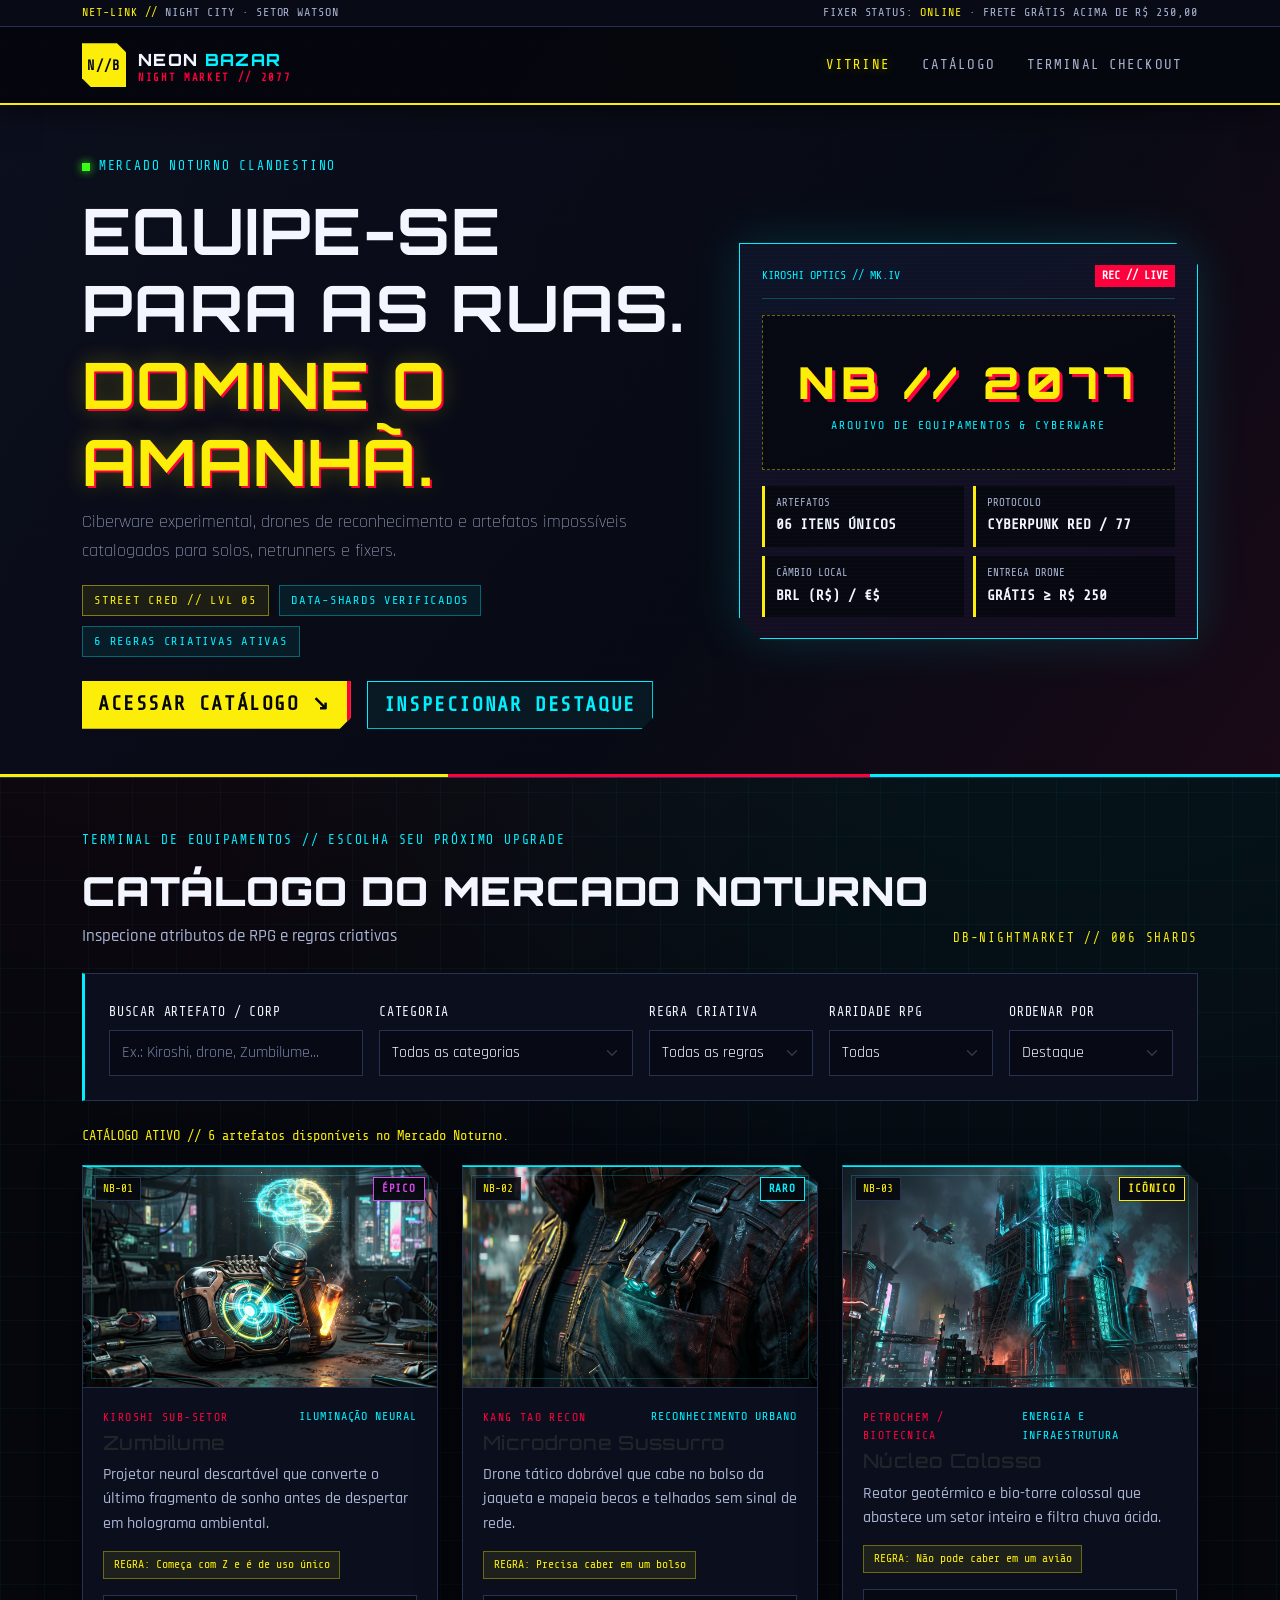
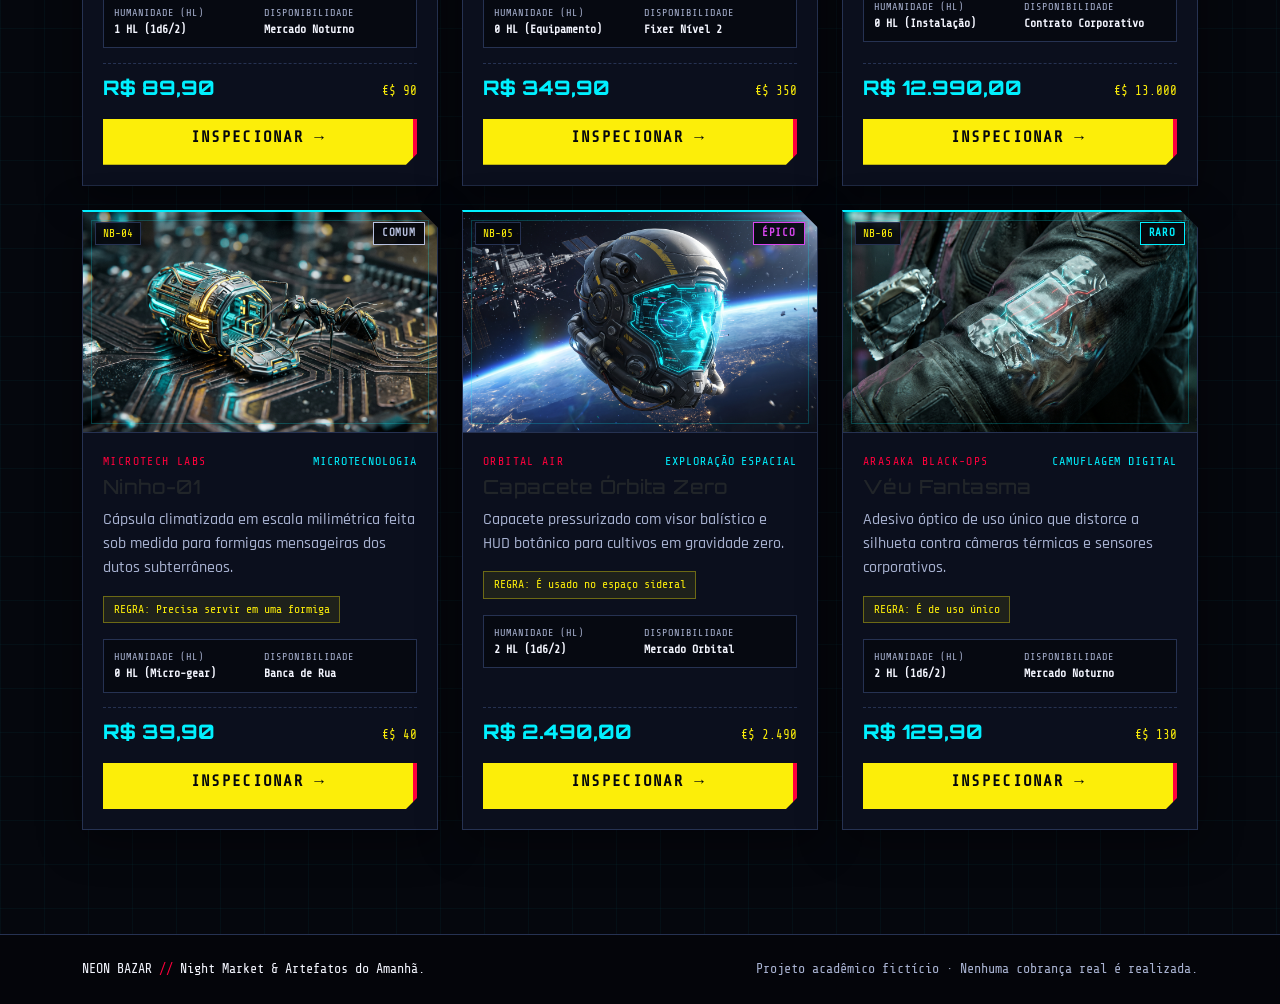
<file: loja-escola Neon/web/index.html>
<!doctype html>
<html lang="pt-BR">
  <head>
    <meta charset="utf-8" />
    <meta name="viewport" content="width=device-width, initial-scale=1" />
    <meta
      name="description"
      content="Explore artefatos futuristas, ciberware e invenções impossíveis no Neon Bazar, mercado clandestino inspirado em Cyberpunk 2077 e Cyberpunk RED."
    />
    <meta name="theme-color" content="#05070d" />
    <meta property="og:type" content="website" />
    <meta property="og:title" content="Neon Bazar // Night Market" />
    <meta
      property="og:description"
      content="Ciberware, drones e artefatos impossíveis para sobreviver às ruas do amanhã."
    />
    <title>Neon Bazar // Night Market</title>
    <link rel="icon" type="image/svg+xml" href="favicon.svg" />
    <link rel="preconnect" href="https://fonts.googleapis.com" />
    <link rel="preconnect" href="https://fonts.gstatic.com" crossorigin />
    <link
      href="https://fonts.googleapis.com/css2?family=Orbitron:wght@700;800;900&family=Rajdhani:wght@500;600;700&family=Share+Tech+Mono&display=swap"
      rel="stylesheet"
    />
    <link
      href="https://cdn.jsdelivr.net/npm/bootstrap@5.3.3/dist/css/bootstrap.min.css"
      rel="stylesheet"
    />
    <link rel="stylesheet" href="css/styles.css" />
    <script
      src="https://cdn.jsdelivr.net/npm/bootstrap@5.3.3/dist/js/bootstrap.bundle.min.js"
      defer
    ></script>
    <script src="js/products.js" defer></script>
    <script src="js/main.js" defer></script>
  </head>
  <body>
    <a class="skip-link" href="#conteudo">Pular para o conteúdo principal</a>

    <header class="site-header">
      <div class="hud-topbar py-1">
        <div class="container d-flex flex-wrap justify-content-between gap-2">
          <span
            ><span class="hud-topbar-tag">NET-LINK //</span> NIGHT CITY · SETOR
            WATSON</span
          >
          <span
            >FIXER STATUS: <span class="hud-topbar-tag">ONLINE</span> · FRETE
            GRÁTIS ACIMA DE R$ 250,00</span
          >
        </div>
      </div>
      <nav class="navbar navbar-expand-lg" aria-label="Navegação principal">
        <div class="container">
          <a
            class="navbar-brand brand-mark"
            href="index.html"
            aria-label="Neon Bazar — página inicial"
          >
            <span class="brand-symbol" aria-hidden="true">N//B</span>
            <span>
              NEON <span class="brand-highlight">BAZAR</span>
              <span class="brand-sub">NIGHT MARKET // 2077</span>
            </span>
          </a>
          <button
            class="navbar-toggler"
            type="button"
            data-bs-toggle="collapse"
            data-bs-target="#menuPrincipal"
            aria-controls="menuPrincipal"
            aria-expanded="false"
            aria-label="Abrir ou fechar menu"
          >
            <span class="navbar-toggler-icon"></span>
          </button>
          <div class="collapse navbar-collapse" id="menuPrincipal">
            <ul class="navbar-nav ms-auto align-items-lg-center">
              <li class="nav-item">
                <a class="nav-link active" aria-current="page" href="index.html"
                  >Vitrine</a
                >
              </li>
              <li class="nav-item">
                <a class="nav-link" href="#catalogo">Catálogo</a>
              </li>
              <li class="nav-item">
                <a class="nav-link" href="checkout.html">Terminal Checkout</a>
              </li>
            </ul>
          </div>
        </div>
      </nav>
    </header>

    <main id="conteudo">
      <section class="hero-section py-5" aria-labelledby="titulo-principal">
        <div class="container hero-grid">
          <div class="hero-copy">
            <p class="eyebrow">
              <span class="status-dot" aria-hidden="true"></span> Mercado
              Noturno Clandestino
            </p>
            <h1 id="titulo-principal" class="display-3 fw-bold">
              Equipe-se para as ruas.
              <span class="text-neon">Domine o amanhã.</span>
            </h1>
            <p class="lead">
              Ciberware experimental, drones de reconhecimento e artefatos
              impossíveis catalogados para solos, netrunners e fixers.
            </p>
            <div class="hero-rpg-strip" aria-label="Atributos do sistema">
              <span class="rpg-chip rpg-chip-yellow"
                >STREET CRED // LVL 05</span
              >
              <span class="rpg-chip">DATA-SHARDS VERIFICADOS</span>
              <span class="rpg-chip">6 REGRAS CRIATIVAS ATIVAS</span>
            </div>
            <div class="d-flex flex-wrap gap-3 mt-4">
              <a class="btn btn-neon btn-lg" href="#catalogo"
                >Acessar catálogo <span aria-hidden="true">↘</span></a
              >
              <a class="btn btn-outline-neon btn-lg" href="produto.html?id=1"
                >Inspecionar destaque</a
              >
            </div>
          </div>

          <div
            class="hero-hud-wrapper"
            aria-label="Painel tático Kiroshi do Mercado Noturno"
          >
            <div class="hero-hud-panel">
              <div class="hud-header-bar">
                <span>KIROSHI OPTICS // MK.IV</span>
                <span class="hud-badge-live">REC // LIVE</span>
              </div>
              <div class="hud-scanner-box">
                <div class="text-center px-3">
                  <div class="hud-scanner-code" aria-hidden="true">
                    NB // 2077
                  </div>
                  <div class="hud-scanner-sub">
                    ARQUIVO DE EQUIPAMENTOS &amp; CYBERWARE
                  </div>
                </div>
              </div>
              <div class="hud-telemetry-grid">
                <div class="hud-telemetry-cell">
                  <span>Artefatos</span>
                  <strong>06 ITENS ÚNICOS</strong>
                </div>
                <div class="hud-telemetry-cell">
                  <span>Protocolo</span>
                  <strong>CYBERPUNK RED / 77</strong>
                </div>
                <div class="hud-telemetry-cell">
                  <span>Câmbio Local</span>
                  <strong>BRL (R$) / €$</strong>
                </div>
                <div class="hud-telemetry-cell">
                  <span>Entrega Drone</span>
                  <strong>GRÁTIS &ge; R$ 250</strong>
                </div>
              </div>
            </div>
          </div>
        </div>
      </section>

      <section
        class="container py-5"
        id="catalogo"
        aria-labelledby="titulo-catalogo"
      >
        <div class="section-heading mb-4">
          <div>
            <p class="eyebrow">
              Terminal de equipamentos // Escolha seu próximo upgrade
            </p>
            <h2 id="titulo-catalogo" class="display-6">
              Catálogo do Mercado Noturno
            </h2>
            <p class="section-description mb-0">
              Inspecione atributos de RPG e regras criativas
            </p>
          </div>
          <p class="catalog-code mb-0" aria-hidden="true">
            DB-NIGHTMARKET // 006 SHARDS
          </p>
        </div>

        <div class="filter-panel p-3 p-lg-4 mb-4">
          <div class="row g-3 align-items-end">
            <div class="col-12 col-md-6 col-lg-3">
              <label for="filtroProduto" class="form-label"
                >Buscar artefato / corp</label
              >
              <input
                id="filtroProduto"
                class="form-control"
                type="search"
                placeholder="Ex.: Kiroshi, drone, Zumbilume..."
                autocomplete="off"
              />
            </div>
            <div class="col-12 col-md-6 col-lg-3">
              <label for="filtroCategoria" class="form-label">Categoria</label>
              <select id="filtroCategoria" class="form-select">
                <option value="">Todas as categorias</option>
              </select>
            </div>
            <div class="col-12 col-md-6 col-lg-2">
              <label for="filtroRegra" class="form-label">Regra criativa</label>
              <select id="filtroRegra" class="form-select">
                <option value="">Todas as regras</option>
              </select>
            </div>
            <div class="col-12 col-md-6 col-lg-2">
              <label for="filtroRaridade" class="form-label"
                >Raridade RPG</label
              >
              <select id="filtroRaridade" class="form-select">
                <option value="">Todas</option>
              </select>
            </div>
            <div class="col-12 col-lg-2">
              <label for="ordenacao" class="form-label">Ordenar por</label>
              <select id="ordenacao" class="form-select">
                <option value="destaque">Destaque</option>
                <option value="nome-asc">Nome: A–Z</option>
                <option value="preco-asc">Menor preço</option>
                <option value="preco-desc">Maior preço</option>
              </select>
            </div>
          </div>
        </div>

        <p
          id="mensagemFiltro"
          class="feedback-line"
          role="status"
          aria-live="polite"
        ></p>
        <div class="row g-4" id="listaProdutos" aria-busy="false"></div>
        <noscript
          ><p class="alert alert-warning mt-4">
            Ative o JavaScript para visualizar o catálogo e usar a simulação de
            compra.
          </p></noscript
        >
      </section>
    </main>

    <footer class="site-footer py-4">
      <div
        class="container d-flex flex-column flex-md-row justify-content-between gap-2"
      >
        <p class="mb-0">
          NEON BAZAR <span class="footer-separator">//</span> Night Market &amp;
          Artefatos do Amanhã.
        </p>
        <p class="mb-0 footer-muted">
          Projeto acadêmico fictício · Nenhuma cobrança real é realizada.
        </p>
      </div>
    </footer>
  </body>
</html>
</file>
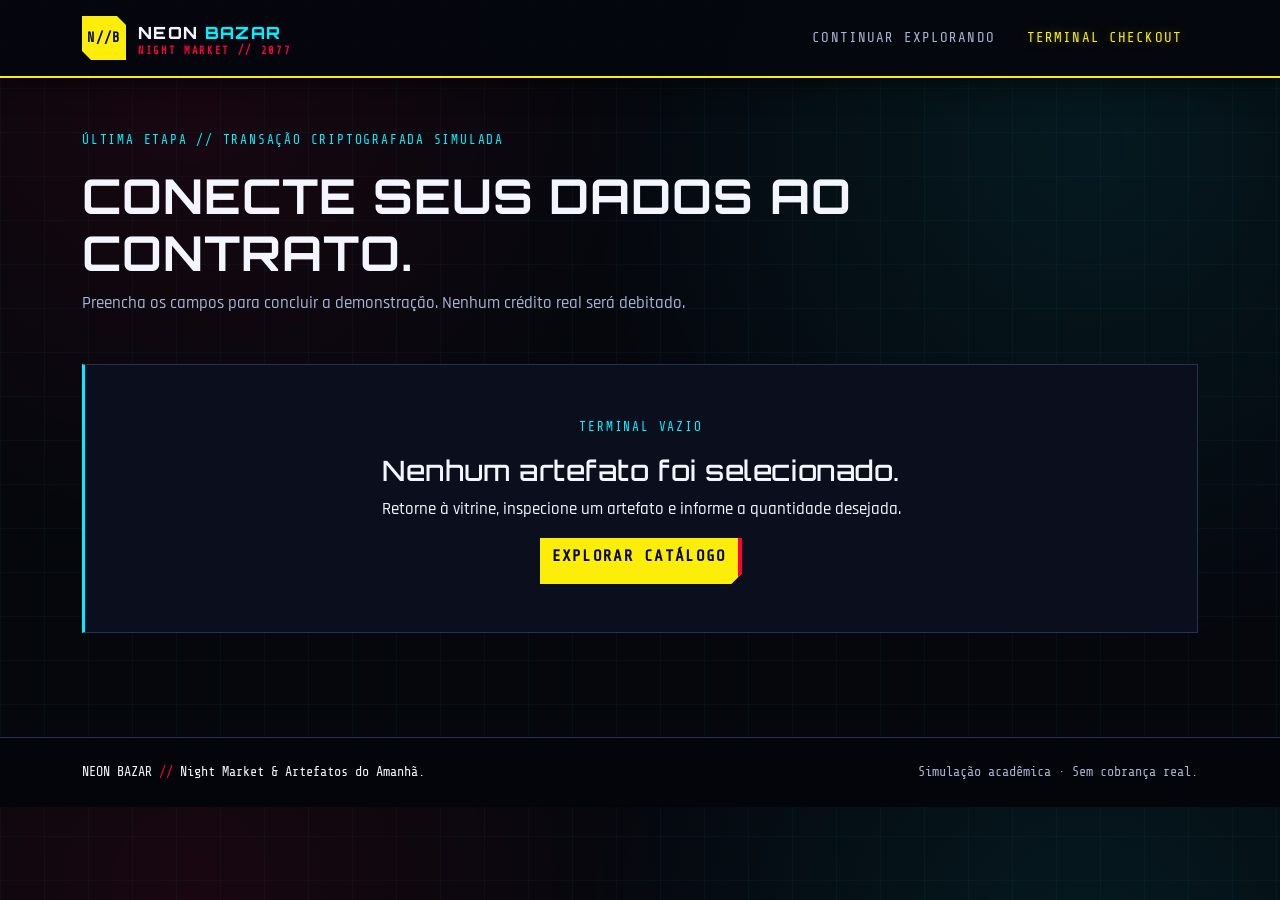
<file: loja-escola Neon/web/checkout.html>
<!doctype html>
<html lang="pt-BR">
  <head>
    <meta charset="utf-8" />
    <meta name="viewport" content="width=device-width, initial-scale=1" />
    <meta
      name="description"
      content="Revise seu artefato e preencha os dados para concluir uma compra demonstrativa no Neon Bazar."
    />
    <meta name="theme-color" content="#05070d" />
    <meta property="og:type" content="website" />
    <meta property="og:title" content="Terminal Checkout | Neon Bazar" />
    <meta
      property="og:description"
      content="Finalize sua simulação de compra no Mercado Noturno."
    />
    <title>Terminal Checkout | Neon Bazar</title>
    <link rel="icon" type="image/svg+xml" href="favicon.svg" />
    <link rel="preconnect" href="https://fonts.googleapis.com" />
    <link rel="preconnect" href="https://fonts.gstatic.com" crossorigin />
    <link
      href="https://fonts.googleapis.com/css2?family=Orbitron:wght@700;800;900&family=Rajdhani:wght@500;600;700&family=Share+Tech+Mono&display=swap"
      rel="stylesheet"
    />
    <link
      href="https://cdn.jsdelivr.net/npm/bootstrap@5.3.3/dist/css/bootstrap.min.css"
      rel="stylesheet"
    />
    <link rel="stylesheet" href="css/styles.css" />
    <script
      src="https://cdn.jsdelivr.net/npm/bootstrap@5.3.3/dist/js/bootstrap.bundle.min.js"
      defer
    ></script>
    <script src="js/products.js" defer></script>
    <script src="js/checkout.js" defer></script>
  </head>
  <body>
    <a class="skip-link" href="#conteudo">Pular para o conteúdo principal</a>

    <header class="site-header">
      <nav class="navbar navbar-expand-lg" aria-label="Navegação principal">
        <div class="container">
          <a
            class="navbar-brand brand-mark"
            href="index.html"
            aria-label="Neon Bazar — página inicial"
          >
            <span class="brand-symbol" aria-hidden="true">N//B</span>
            <span>
              NEON <span class="brand-highlight">BAZAR</span>
              <span class="brand-sub">NIGHT MARKET // 2077</span>
            </span>
          </a>
          <button
            class="navbar-toggler"
            type="button"
            data-bs-toggle="collapse"
            data-bs-target="#menuPrincipal"
            aria-controls="menuPrincipal"
            aria-expanded="false"
            aria-label="Abrir ou fechar menu"
          >
            <span class="navbar-toggler-icon"></span>
          </button>
          <div class="collapse navbar-collapse" id="menuPrincipal">
            <ul class="navbar-nav ms-auto">
              <li class="nav-item">
                <a class="nav-link" href="index.html">Continuar explorando</a>
              </li>
              <li class="nav-item">
                <a
                  class="nav-link active"
                  aria-current="page"
                  href="checkout.html"
                  >Terminal Checkout</a
                >
              </li>
            </ul>
          </div>
        </div>
      </nav>
    </header>

    <main id="conteudo" class="container py-5">
      <p class="eyebrow">Última etapa // Transação criptografada simulada</p>
      <h1 class="display-5 fw-bold mb-2" id="titulo-checkout">
        Conecte seus dados ao contrato.
      </h1>
      <p class="section-description mb-5">
        Preencha os campos para concluir a demonstração. Nenhum crédito real
        será debitado.
      </p>

      <section
        id="checkoutIndisponivel"
        class="empty-state text-center py-5"
        hidden
        aria-labelledby="titulo-checkout-indisponivel"
      >
        <p class="eyebrow">Terminal vazio</p>
        <h2 class="h3" id="titulo-checkout-indisponivel">
          Nenhum artefato foi selecionado.
        </h2>
        <p>
          Retorne à vitrine, inspecione um artefato e informe a quantidade
          desejada.
        </p>
        <a class="btn btn-neon" href="index.html">Explorar catálogo</a>
      </section>

      <div id="checkoutLayout" class="row g-4 g-lg-5 align-items-start">
        <section class="col-lg-7" aria-labelledby="titulo-dados">
          <h2 id="titulo-dados" class="h4 mb-4">
            Dados de entrega // Drop-Point
          </h2>
          <form id="checkoutForm" novalidate>
            <fieldset class="form-section mb-4">
              <legend>01 // Identificação do Runner</legend>
              <div class="row g-3">
                <div class="col-12">
                  <label for="nome" class="form-label"
                    >Nome completo ou codinome</label
                  >
                  <input
                    class="form-control"
                    id="nome"
                    name="nome"
                    type="text"
                    autocomplete="name"
                    required
                    aria-describedby="nomeErro"
                  />
                  <div class="invalid-feedback" id="nomeErro">
                    Informe seu nome completo.
                  </div>
                </div>
                <div class="col-md-6">
                  <label for="email" class="form-label"
                    >E-mail / Net-Mail</label
                  >
                  <input
                    class="form-control"
                    id="email"
                    name="email"
                    type="email"
                    autocomplete="email"
                    required
                    aria-describedby="emailErro"
                  />
                  <div class="invalid-feedback" id="emailErro">
                    Informe um e-mail válido.
                  </div>
                </div>
                <div class="col-md-6">
                  <label for="telefone" class="form-label"
                    >Holofone
                    <span class="optional-label">(opcional)</span></label
                  >
                  <input
                    class="form-control"
                    id="telefone"
                    name="telefone"
                    type="tel"
                    autocomplete="tel"
                    inputmode="tel"
                    placeholder="(11) 99999-9999"
                  />
                </div>
              </div>
            </fieldset>

            <fieldset class="form-section mb-4">
              <legend>02 // Coordenadas de entrega</legend>
              <p class="form-hint">
                Informe um CEP brasileiro para rastrear automaticamente o
                endereço via ViaCEP.
              </p>
              <div class="row g-3">
                <div class="col-md-5">
                  <label for="cep" class="form-label">CEP</label>
                  <div class="input-group has-validation">
                    <input
                      class="form-control"
                      id="cep"
                      name="cep"
                      type="text"
                      inputmode="numeric"
                      autocomplete="postal-code"
                      placeholder="00000-000"
                      maxlength="9"
                      required
                      aria-describedby="ajudaCep cepErro"
                    />
                    <button
                      class="btn btn-outline-neon"
                      id="buscarCep"
                      type="button"
                    >
                      Buscar CEP
                    </button>
                    <div class="invalid-feedback" id="cepErro">
                      Informe um CEP com oito números.
                    </div>
                  </div>
                  <div id="ajudaCep" class="form-text">Exemplo: 01001-000.</div>
                </div>
                <div class="col-md-7">
                  <label for="logradouro" class="form-label">Logradouro</label>
                  <input
                    class="form-control"
                    id="logradouro"
                    name="logradouro"
                    type="text"
                    autocomplete="address-line1"
                    required
                    aria-describedby="logradouroErro"
                  />
                  <div class="invalid-feedback" id="logradouroErro">
                    Informe o logradouro.
                  </div>
                </div>
                <div class="col-md-4">
                  <label for="numero" class="form-label">Número</label>
                  <input
                    class="form-control"
                    id="numero"
                    name="numero"
                    type="text"
                    required
                    aria-describedby="numeroErro"
                  />
                  <div class="invalid-feedback" id="numeroErro">
                    Informe o número.
                  </div>
                </div>
                <div class="col-md-8">
                  <label for="complemento" class="form-label"
                    >Complemento / Setor
                    <span class="optional-label">(opcional)</span></label
                  >
                  <input
                    class="form-control"
                    id="complemento"
                    name="complemento"
                    type="text"
                    autocomplete="address-line2"
                  />
                </div>
                <div class="col-md-5">
                  <label for="bairro" class="form-label"
                    >Bairro / Distrito</label
                  >
                  <input
                    class="form-control"
                    id="bairro"
                    name="bairro"
                    type="text"
                    autocomplete="address-level3"
                  />
                </div>
                <div class="col-md-5">
                  <label for="cidade" class="form-label">Cidade</label>
                  <input
                    class="form-control"
                    id="cidade"
                    name="cidade"
                    type="text"
                    autocomplete="address-level2"
                    required
                    aria-describedby="cidadeErro"
                  />
                  <div class="invalid-feedback" id="cidadeErro">
                    Informe a cidade.
                  </div>
                </div>
                <div class="col-md-2">
                  <label for="estado" class="form-label">UF</label>
                  <input
                    class="form-control text-uppercase"
                    id="estado"
                    name="estado"
                    type="text"
                    maxlength="2"
                    autocomplete="address-level1"
                    required
                    aria-describedby="estadoErro"
                  />
                  <div class="invalid-feedback" id="estadoErro">
                    Informe a UF.
                  </div>
                </div>
              </div>
              <div
                id="cepFeedback"
                class="feedback-line mt-3"
                role="status"
                aria-live="polite"
              ></div>
            </fieldset>

            <fieldset class="form-section mb-4">
              <legend>03 // Transferência de créditos (fictício)</legend>
              <label for="pagamento" class="form-label"
                >Método de transferência</label
              >
              <select
                class="form-select"
                id="pagamento"
                name="pagamento"
                required
                aria-describedby="pagamentoErro"
              >
                <option value="">Selecione uma opção...</option>
                <option value="pix">Pix Instantâneo (simulação)</option>
                <option value="credito">Credchip / Cartão (simulação)</option>
                <option value="boleto">Data-Boleto (simulação)</option>
              </select>
              <div class="invalid-feedback" id="pagamentoErro">
                Escolha uma forma de pagamento.
              </div>
            </fieldset>

            <div class="form-check mb-4">
              <input
                class="form-check-input"
                id="termos"
                name="termos"
                type="checkbox"
                required
                aria-describedby="termosErro"
              />
              <label class="form-check-label" for="termos"
                >Confirmo que os dados são usados apenas nesta simulação
                acadêmica.</label
              >
              <div class="invalid-feedback" id="termosErro">
                É necessário confirmar a simulação.
              </div>
            </div>

            <button
              class="btn btn-neon btn-lg w-100 w-md-auto"
              id="concluirCompra"
              type="submit"
            >
              Autorizar transferência <span aria-hidden="true">→</span>
            </button>
            <div
              id="checkoutFeedback"
              class="feedback-line mt-3"
              role="status"
              aria-live="polite"
            ></div>
          </form>
        </section>

        <aside class="col-lg-5" aria-labelledby="titulo-resumo">
          <div class="summary-box">
            <p class="eyebrow">Resumo do contrato</p>
            <h2 id="titulo-resumo" class="h4 mb-4">Manifesto de carga</h2>
            <div class="summary-product-row">
              <div
                class="summary-product-thumb"
                id="resumoThumb"
                aria-hidden="true"
              ></div>
              <div class="flex-grow-1">
                <p class="summary-product-name mb-2" id="resumoProduto">
                  Produto selecionado
                </p>
                <label class="form-label small mb-1" for="quantidadeCheckout"
                  >Quantidade</label
                >
                <input
                  class="form-control summary-quantity-input"
                  id="quantidadeCheckout"
                  name="quantidadeCheckout"
                  type="number"
                  min="1"
                  max="10"
                  value="1"
                  required
                  aria-describedby="quantidadeAjuda"
                />
                <div class="form-text" id="quantidadeAjuda">
                  De 1 a 10 unidades.
                </div>
              </div>
            </div>
            <hr />
            <div class="summary-line">
              <span>Subtotal</span><strong id="resumoSubtotal">R$ 0,00</strong>
            </div>
            <div class="summary-line">
              <span>Logística Drone</span
              ><strong id="resumoFrete">R$ 0,00</strong>
            </div>
            <hr />
            <div class="summary-line summary-total">
              <span>Total</span><strong id="resumoTotal">R$ 0,00</strong>
            </div>
            <p class="summary-note mb-0">
              Entrega grátis via drone a partir de R$ 250,00. Abaixo desse
              valor, a taxa demonstrativa é de R$ 14,90.
            </p>
          </div>
          <p class="small footer-muted mt-3 font-monospace">
            AMBIENTE FICTÍCIO // Não informe dados bancários reais.
          </p>
        </aside>
      </div>
    </main>

    <footer class="site-footer py-4">
      <div
        class="container d-flex flex-column flex-md-row justify-content-between gap-2"
      >
        <p class="mb-0">
          NEON BAZAR <span class="footer-separator">//</span> Night Market &amp;
          Artefatos do Amanhã.
        </p>
        <p class="mb-0 footer-muted">
          Simulação acadêmica · Sem cobrança real.
        </p>
      </div>
    </footer>
  </body>
</html>
</file>
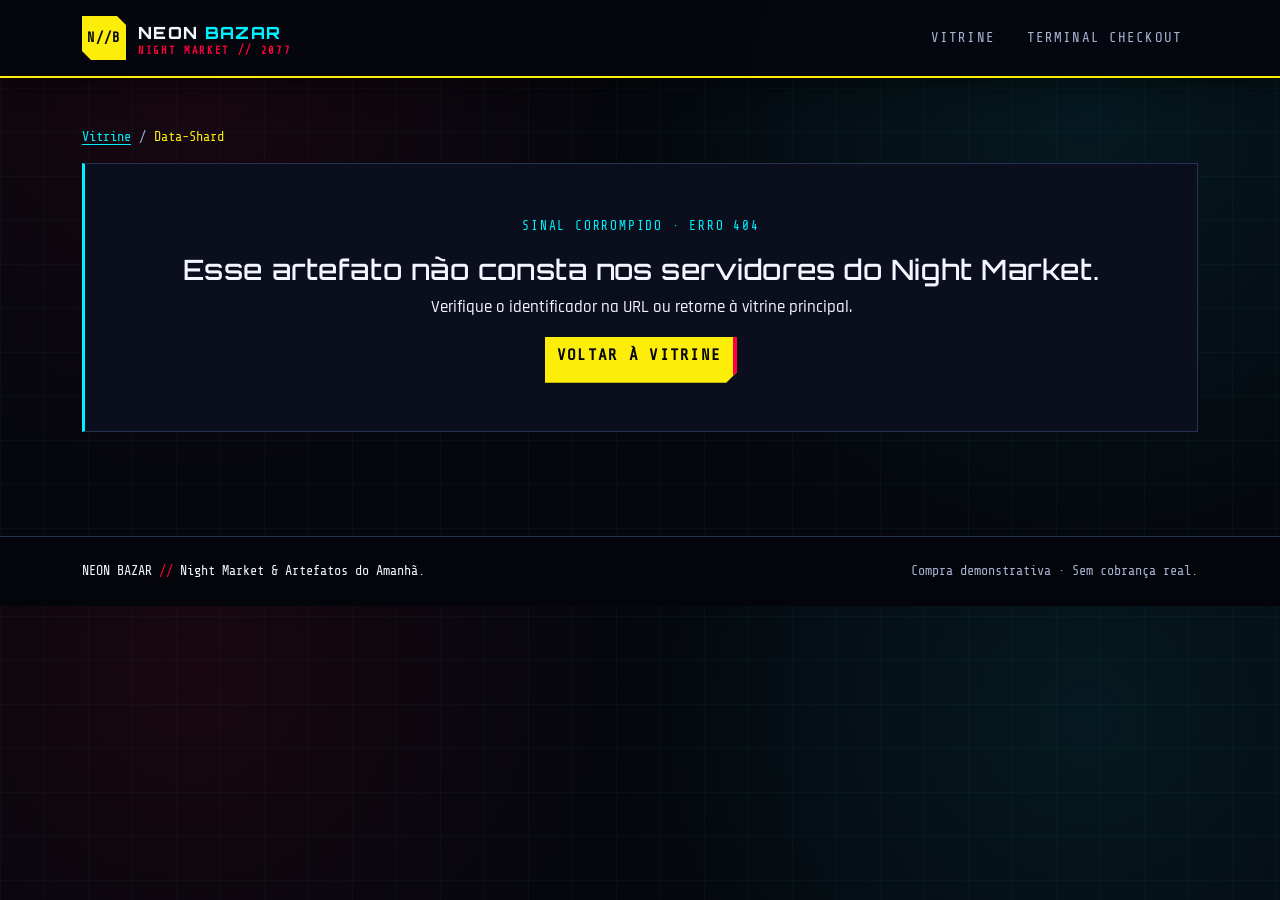
<file: loja-escola Neon/web/produto.html>
<!doctype html>
<html lang="pt-BR">
  <head>
    <meta charset="utf-8" />
    <meta name="viewport" content="width=device-width, initial-scale=1" />
    <meta
      name="description"
      content="Inspecione o Data-Shard técnico, atributos de RPG e detalhes de um artefato do Neon Bazar."
    />
    <meta name="theme-color" content="#05070d" />
    <meta property="og:type" content="product" />
    <meta property="og:title" content="Data-Shard do Artefato | Neon Bazar" />
    <meta
      property="og:description"
      content="Ficha técnica e atributos de RPG de mesa no Neon Bazar."
    />
    <title>Data-Shard do Artefato | Neon Bazar</title>
    <link rel="icon" type="image/svg+xml" href="favicon.svg" />
    <link rel="preconnect" href="https://fonts.googleapis.com" />
    <link rel="preconnect" href="https://fonts.gstatic.com" crossorigin />
    <link
      href="https://fonts.googleapis.com/css2?family=Orbitron:wght@700;800;900&family=Rajdhani:wght@500;600;700&family=Share+Tech+Mono&display=swap"
      rel="stylesheet"
    />
    <link
      href="https://cdn.jsdelivr.net/npm/bootstrap@5.3.3/dist/css/bootstrap.min.css"
      rel="stylesheet"
    />
    <link rel="stylesheet" href="css/styles.css" />
    <script
      src="https://cdn.jsdelivr.net/npm/bootstrap@5.3.3/dist/js/bootstrap.bundle.min.js"
      defer
    ></script>
    <script src="js/products.js" defer></script>
    <script src="js/product.js" defer></script>
  </head>
  <body>
    <a class="skip-link" href="#conteudo">Pular para o conteúdo principal</a>

    <header class="site-header">
      <nav class="navbar navbar-expand-lg" aria-label="Navegação principal">
        <div class="container">
          <a
            class="navbar-brand brand-mark"
            href="index.html"
            aria-label="Neon Bazar — página inicial"
          >
            <span class="brand-symbol" aria-hidden="true">N//B</span>
            <span>
              NEON <span class="brand-highlight">BAZAR</span>
              <span class="brand-sub">NIGHT MARKET // 2077</span>
            </span>
          </a>
          <button
            class="navbar-toggler"
            type="button"
            data-bs-toggle="collapse"
            data-bs-target="#menuPrincipal"
            aria-controls="menuPrincipal"
            aria-expanded="false"
            aria-label="Abrir ou fechar menu"
          >
            <span class="navbar-toggler-icon"></span>
          </button>
          <div class="collapse navbar-collapse" id="menuPrincipal">
            <ul class="navbar-nav ms-auto">
              <li class="nav-item">
                <a class="nav-link" href="index.html">Vitrine</a>
              </li>
              <li class="nav-item">
                <a class="nav-link" href="checkout.html">Terminal Checkout</a>
              </li>
            </ul>
          </div>
        </div>
      </nav>
    </header>

    <main id="conteudo" class="container py-5">
      <nav aria-label="Caminho de navegação">
        <ol class="breadcrumb custom-breadcrumb">
          <li class="breadcrumb-item"><a href="index.html">Vitrine</a></li>
          <li
            class="breadcrumb-item active"
            aria-current="page"
            id="breadcrumbProduto"
          >
            Data-Shard
          </li>
        </ol>
      </nav>

      <section
        id="produtoConteudo"
        class="row g-4 g-lg-5 align-items-start"
        aria-labelledby="nomeProduto"
      >
        <div class="col-lg-6">
          <div id="ilustracaoProduto" class="product-detail-media"></div>
        </div>

        <div class="col-lg-6">
          <p class="eyebrow mb-2" id="categoriaProduto">
            Fabricante // Categoria
          </p>
          <div class="mb-3">
            <span class="rule-tag" id="regraProduto">Regra criativa</span>
          </div>
          <h1 id="nomeProduto" class="display-5 fw-bold">
            Carregando Data-Shard...
          </h1>
          <p id="descricaoProduto" class="lead"></p>

          <div class="d-flex flex-wrap align-items-baseline gap-3">
            <p id="precoProduto" class="price price-large mb-1"></p>
            <span id="eddiesProduto" class="eddies-tag"></span>
          </div>

          <p
            id="descricaoDetalhada"
            class="product-long-description mt-2 mb-4"
          ></p>

          <div
            class="rpg-detail-grid mb-4"
            aria-label="Atributos de RPG de mesa"
          >
            <div class="rpg-detail-box">
              <span>Raridade</span>
              <strong id="rpgRaridade">—</strong>
            </div>
            <div class="rpg-detail-box">
              <span>Custo de Humanidade</span>
              <strong id="rpgHumanidade">—</strong>
            </div>
            <div class="rpg-detail-box">
              <span>Disponibilidade</span>
              <strong id="rpgDisponibilidade">—</strong>
            </div>
            <div class="rpg-detail-box">
              <span>Corporação / Origem</span>
              <strong id="rpgFabricante">—</strong>
            </div>
          </div>

          <section
            class="spec-panel mb-4"
            aria-labelledby="titulo-especificacoes"
          >
            <h2 id="titulo-especificacoes" class="h5 mb-3">
              Ficha técnica // Telemetria
            </h2>
            <dl id="listaEspecificacoes" class="spec-list mb-0"></dl>
          </section>

          <form id="formProduto" class="purchase-form">
            <div class="mb-3">
              <label for="quantidade" class="form-label"
                >Quantidade de unidades</label
              >
              <input
                class="form-control quantity-field"
                id="quantidade"
                name="quantidade"
                type="number"
                min="1"
                max="10"
                value="1"
                required
              />
              <div class="form-text">
                Limite de 10 unidades por contrato nesta simulação.
              </div>
            </div>
            <div class="d-flex flex-wrap gap-3">
              <button class="btn btn-neon btn-lg" type="submit">
                Transferir ao terminal <span aria-hidden="true">→</span>
              </button>
              <a class="btn btn-outline-neon btn-lg" href="index.html"
                >Voltar ao catálogo</a
              >
            </div>
          </form>
          <div
            id="produtoFeedback"
            class="feedback-line mt-3"
            role="status"
            aria-live="polite"
          ></div>
        </div>
      </section>

      <section
        id="produtoInexistente"
        class="empty-state text-center py-5"
        aria-labelledby="titulo-inexistente"
        hidden
      >
        <p class="eyebrow">Sinal corrompido · Erro 404</p>
        <h2 id="titulo-inexistente" class="h3">
          Esse artefato não consta nos servidores do Night Market.
        </h2>
        <p>Verifique o identificador na URL ou retorne à vitrine principal.</p>
        <a class="btn btn-neon" href="index.html">Voltar à vitrine</a>
      </section>
    </main>

    <footer class="site-footer py-4">
      <div
        class="container d-flex flex-column flex-md-row justify-content-between gap-2"
      >
        <p class="mb-0">
          NEON BAZAR <span class="footer-separator">//</span> Night Market &amp;
          Artefatos do Amanhã.
        </p>
        <p class="mb-0 footer-muted">
          Compra demonstrativa · Sem cobrança real.
        </p>
      </div>
    </footer>
  </body>
</html>
</file>
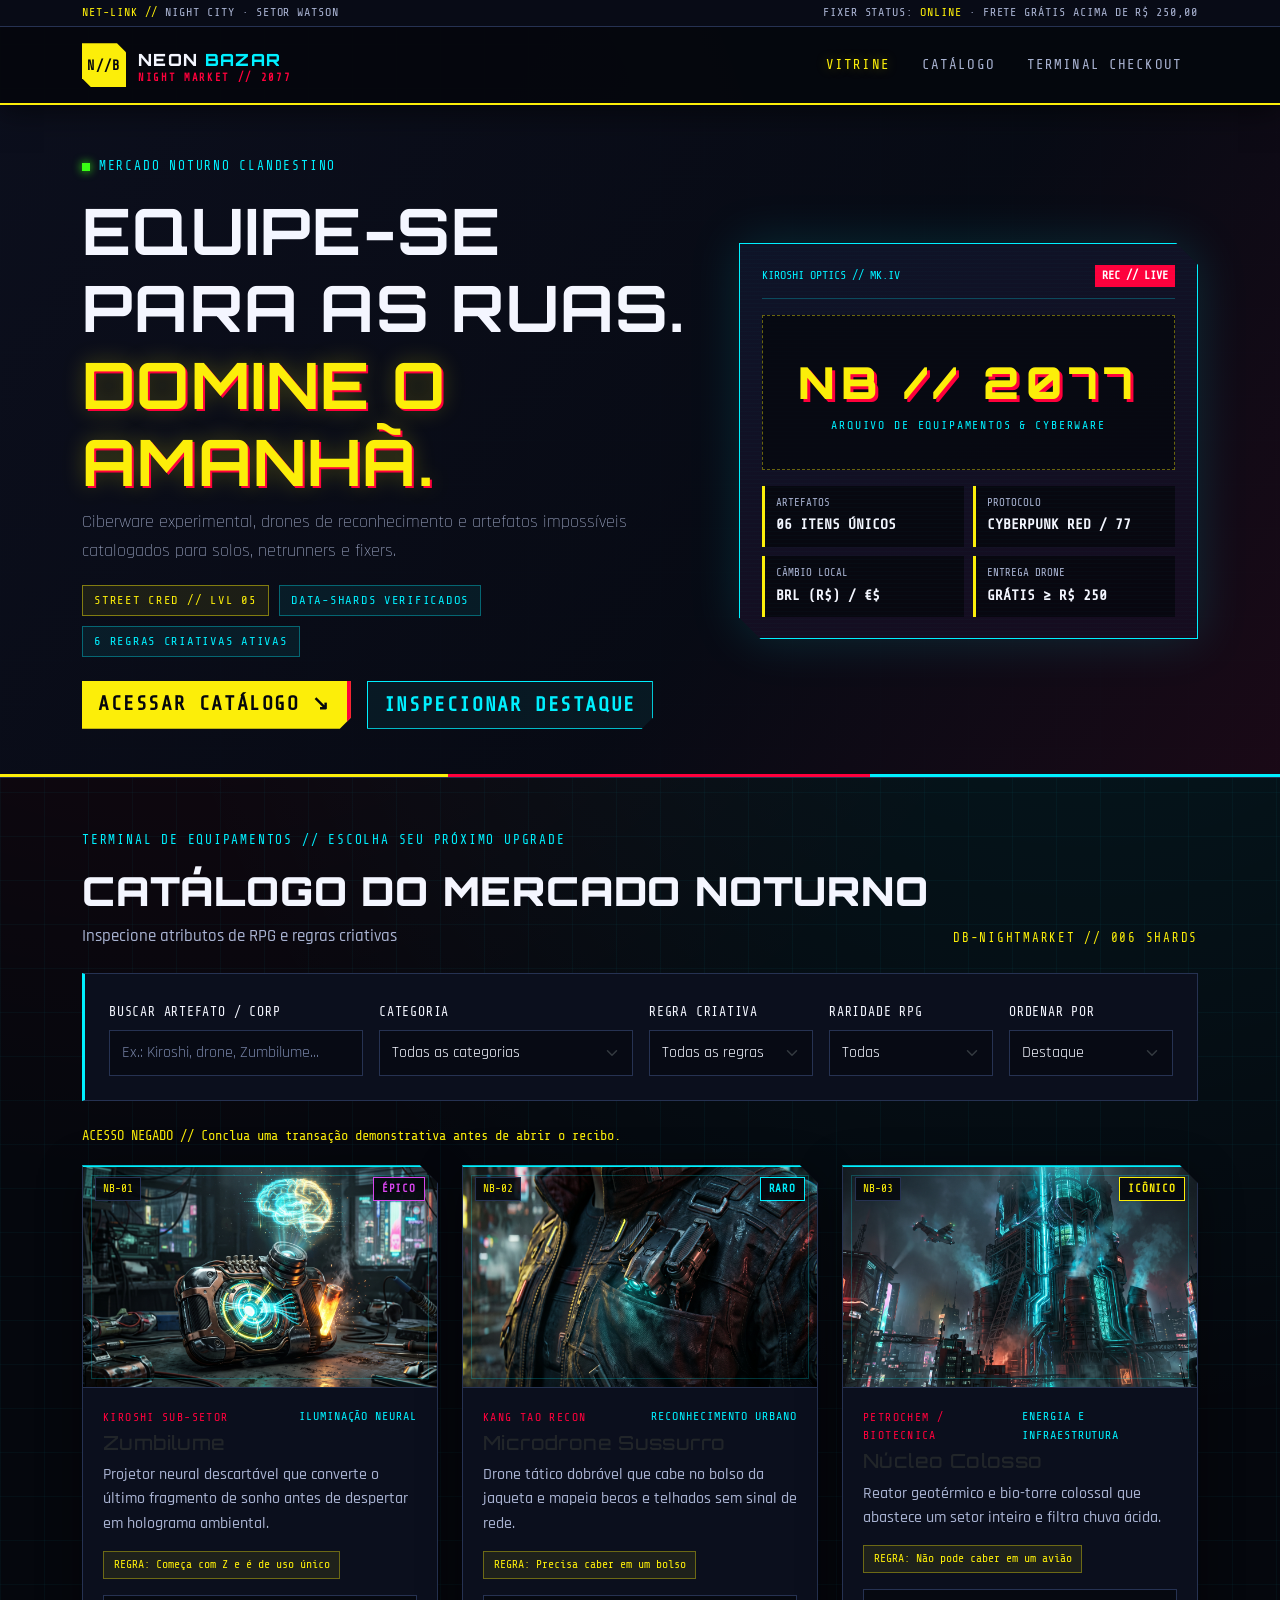
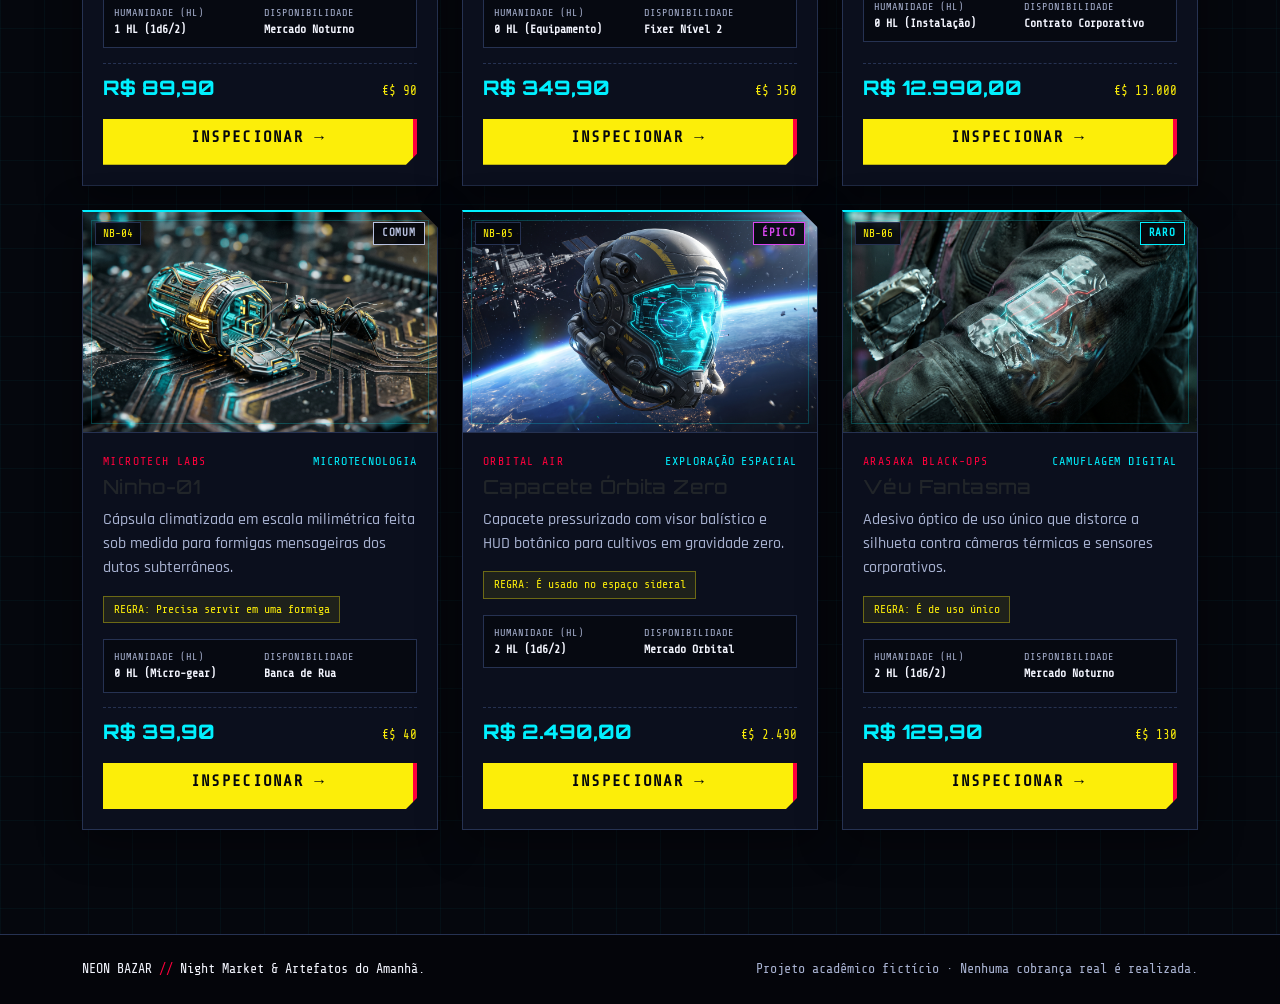
<file: loja-escola Neon/web/sucesso.html>
<!doctype html>
<html lang="pt-BR">
  <head>
    <meta charset="utf-8" />
    <meta name="viewport" content="width=device-width, initial-scale=1" />
    <meta
      name="description"
      content="Data-Shard de confirmação do pedido demonstrativo realizado no Neon Bazar."
    />
    <meta name="theme-color" content="#05070d" />
    <meta property="og:type" content="website" />
    <meta property="og:title" content="Data-Shard Confirmado | Neon Bazar" />
    <meta
      property="og:description"
      content="Sua compra demonstrativa foi concluída no Neon Bazar."
    />
    <title>Data-Shard Confirmado | Neon Bazar</title>
    <link rel="icon" type="image/svg+xml" href="favicon.svg" />
    <link rel="preconnect" href="https://fonts.googleapis.com" />
    <link rel="preconnect" href="https://fonts.gstatic.com" crossorigin />
    <link
      href="https://fonts.googleapis.com/css2?family=Orbitron:wght@700;800;900&family=Rajdhani:wght@500;600;700&family=Share+Tech+Mono&display=swap"
      rel="stylesheet"
    />
    <link
      href="https://cdn.jsdelivr.net/npm/bootstrap@5.3.3/dist/css/bootstrap.min.css"
      rel="stylesheet"
    />
    <link rel="stylesheet" href="css/styles.css" />
    <script
      src="https://cdn.jsdelivr.net/npm/bootstrap@5.3.3/dist/js/bootstrap.bundle.min.js"
      defer
    ></script>
    <script src="js/products.js" defer></script>
    <script src="js/success.js" defer></script>
  </head>
  <body>
    <a class="skip-link" href="#conteudo">Pular para o conteúdo principal</a>

    <header class="site-header">
      <nav class="navbar" aria-label="Navegação principal">
        <div class="container">
          <a
            class="navbar-brand brand-mark"
            href="index.html"
            aria-label="Neon Bazar — página inicial"
          >
            <span class="brand-symbol" aria-hidden="true">N//B</span>
            <span>
              NEON <span class="brand-highlight">BAZAR</span>
              <span class="brand-sub">NIGHT MARKET // 2077</span>
            </span>
          </a>
        </div>
      </nav>
    </header>

    <main id="conteudo" class="container py-5">
      <section
        class="success-panel mx-auto text-center"
        aria-labelledby="titulo-sucesso"
      >
        <div class="success-icon" aria-hidden="true">OK</div>
        <p class="eyebrow">Transmissão recebida // Data-Shard gravado</p>
        <h1 id="titulo-sucesso" class="display-5 fw-bold">
          Contrato concluído!
        </h1>
        <p class="lead" id="mensagemCliente">
          Sua simulação foi concluída e o registro está ativo.
        </p>
        <dl class="order-data text-start">
          <div>
            <dt>Código do contrato</dt>
            <dd id="numeroPedido">—</dd>
          </div>
          <div>
            <dt>Artefato adquirido</dt>
            <dd id="produtoPedido">—</dd>
          </div>
          <div>
            <dt>Quantidade</dt>
            <dd id="quantidadePedido">—</dd>
          </div>
          <div>
            <dt>Total demonstrativo</dt>
            <dd id="totalPedido">—</dd>
          </div>
          <div>
            <dt>Status da rede</dt>
            <dd>Simulação concluída · Sem cobrança real</dd>
          </div>
        </dl>
        <a class="btn btn-neon btn-lg" href="index.html"
          >Retornar ao Neon Bazar</a
        >
      </section>
    </main>

    <footer class="site-footer py-4">
      <div
        class="container d-flex flex-column flex-md-row justify-content-between gap-2"
      >
        <p class="mb-0">
          NEON BAZAR <span class="footer-separator">//</span> Night Market &amp;
          Artefatos do Amanhã.
        </p>
        <p class="mb-0 footer-muted">Projeto acadêmico fictício.</p>
      </div>
    </footer>
  </body>
</html>
</file>
<file: loja-escola Neon/web/css/styles.css>
:root {
  color-scheme: dark;
  --bg: #05070d;
  --bg-grid: rgba(0, 240, 255, 0.035);
  --surface: #0b0f1d;
  --surface-raised: #11172b;
  --surface-input: #070a14;
  --ink: #f4f6ff;
  --muted: #a8b2d1;
  --border: #263252;
  --yellow: #fcee09;
  --cyan: #00f0ff;
  --red: #ff003c;
  --green: #39ff14;
  --purple: #d946ef;
  --danger: #ff3b6b;
  --success: #39ff14;
  --cut-sm: 10px;
  --cut-md: 16px;
  --cut-lg: 22px;
  --font-display: "Orbitron", "Rajdhani", "Arial Black", sans-serif;
  --font-body: "Rajdhani", "Segoe UI", Arial, sans-serif;
  --font-mono: "Share Tech Mono", "Consolas", monospace;
}

html {
  scroll-behavior: smooth;
}

body {
  min-width: 320px;
  color: var(--ink);
  background-color: var(--bg);
  background-image:
    radial-gradient(circle at 15% 10%, rgba(255, 0, 60, 0.08), transparent 36%),
    radial-gradient(circle at 85% 18%, rgba(0, 240, 255, 0.08), transparent 40%),
    linear-gradient(to right, var(--bg-grid) 1px, transparent 1px),
    linear-gradient(to bottom, var(--bg-grid) 1px, transparent 1px);
  background-size: 100% 100%, 100% 100%, 44px 44px, 44px 44px;
  font-family: var(--font-body);
  font-size: 1.06rem;
  font-weight: 500;
  line-height: 1.55;
}

::selection {
  color: var(--bg);
  background: var(--yellow);
}

a {
  color: var(--cyan);
  text-underline-offset: 0.22em;
}

a:hover {
  color: var(--yellow);
}

[hidden] {
  display: none !important;
}
.skip-link {
  position: absolute;
  top: -5rem;
  left: 1rem;
  z-index: 2000;
  padding: 0.75rem 1rem;
  color: var(--bg);
  background: var(--yellow);
  font-family: var(--font-mono);
  font-weight: 700;
  text-decoration: none;
}

.skip-link:focus {
  top: 1rem;
}

:focus-visible {
  outline: 2px solid var(--yellow) !important;
  outline-offset: 3px;
}
.site-header {
  position: relative;
  z-index: 20;
  background: rgba(5, 7, 13, 0.96);
  border-bottom: 2px solid var(--yellow);
  box-shadow: 0 6px 28px rgba(0, 0, 0, 0.55);
}

.hud-topbar {
  background: #080b16;
  border-bottom: 1px solid var(--border);
  font-family: var(--font-mono);
  font-size: 0.74rem;
  letter-spacing: 0.08em;
  color: var(--muted);
}

.hud-topbar-tag {
  color: var(--yellow);
}

.brand-mark {
  display: inline-flex;
  align-items: center;
  gap: 0.75rem;
  color: var(--ink) !important;
  font-family: var(--font-display);
  font-size: 1.05rem;
  font-weight: 800;
  letter-spacing: 0.08em;
  text-decoration: none;
}

.brand-symbol {
  display: grid;
  place-items: center;
  width: 2.75rem;
  height: 2.75rem;
  color: var(--bg);
  background: var(--yellow);
  clip-path: polygon(0 0, calc(100% - 9px) 0, 100% 9px, 100% 100%, 9px 100%, 0 calc(100% - 9px));
  font-family: var(--font-mono);
  font-size: 0.85rem;
  font-weight: 700;
}

.brand-highlight {
  color: var(--cyan);
}

.brand-sub {
  display: block;
  color: var(--red);
  font-family: var(--font-mono);
  font-size: 0.65rem;
  letter-spacing: 0.16em;
  line-height: 1;
}

.navbar {
  min-height: 76px;
}

.navbar .nav-link {
  min-height: 44px;
  display: flex;
  align-items: center;
  padding-inline: 1rem !important;
  color: var(--muted);
  font-family: var(--font-mono);
  font-size: 0.88rem;
  letter-spacing: 0.08em;
  text-transform: uppercase;
}

.navbar .nav-link:hover,
.navbar .nav-link.active {
  color: var(--yellow);
}

.navbar .nav-link.active {
  text-shadow: 0 0 12px rgba(252, 238, 9, 0.35);
}

.navbar-toggler {
  border-color: var(--yellow);
  border-radius: 0;
}

.navbar-toggler-icon {
  filter: invert(1);
}

h1, h2, h3, h4, h5 {
  color: var(--ink);
  font-family: var(--font-display);
  line-height: 1.16;
  letter-spacing: 0.02em;
}

.display-3, .display-5, .display-6 {
  font-weight: 900;
  text-transform: uppercase;
}

.text-neon {
  color: var(--yellow);
  text-shadow: 2px 2px 0 var(--red), 0 0 22px rgba(252, 238, 9, 0.28);
}

.eyebrow {
  display: inline-flex;
  align-items: center;
  gap: 0.55rem;
  color: var(--cyan);
  font-family: var(--font-mono);
  font-size: 0.8rem;
  letter-spacing: 0.14em;
  text-transform: uppercase;
}

.status-dot {
  width: 8px;
  height: 8px;
  background: var(--green);
  box-shadow: 0 0 10px var(--green);
}

.section-description,
.text-secondary,
.form-text {
  color: var(--muted) !important;
}
.hero-section {
  position: relative;
  overflow: hidden;
  background:
    linear-gradient(125deg, rgba(11, 15, 29, 0.96) 0%, rgba(7, 10, 20, 0.92) 60%, rgba(28, 8, 22, 0.9) 100%);
  border-bottom: 1px solid var(--border);
}

.hero-section::after {
  content: "";
  position: absolute;
  bottom: 0;
  left: 0;
  right: 0;
  height: 3px;
  background: linear-gradient(90deg, var(--yellow) 0%, var(--yellow) 35%, var(--red) 35%, var(--red) 68%, var(--cyan) 68%, var(--cyan) 100%);
}

.hero-grid {
  display: grid;
  grid-template-columns: minmax(0, 1.15fr) minmax(280px, 0.85fr);
  gap: 2.25rem;
  align-items: center;
}

.hero-copy .lead {
  max-width: 640px;
  color: var(--muted);
  font-size: 1.15rem;
}

.hero-rpg-strip {
  display: flex;
  flex-wrap: wrap;
  gap: 0.65rem;
  margin-top: 1.25rem;
}

.rpg-chip {
  padding: 0.3rem 0.7rem;
  background: rgba(0, 240, 255, 0.07);
  border: 1px solid rgba(0, 240, 255, 0.35);
  color: var(--cyan);
  font-family: var(--font-mono);
  font-size: 0.76rem;
  letter-spacing: 0.06em;
}

.rpg-chip-yellow {
  background: rgba(252, 238, 9, 0.08);
  border-color: rgba(252, 238, 9, 0.45);
  color: var(--yellow);
}

.hero-hud-wrapper {
  filter: drop-shadow(0 0 24px rgba(0, 240, 255, 0.14));
}

.hero-hud-panel {
  position: relative;
  padding: 1.35rem;
  background: linear-gradient(160deg, #0e1428 0%, #160c1f 100%);
  border: 1px solid var(--cyan);
  clip-path: polygon(0 0, calc(100% - 22px) 0, 100% 22px, 100% 100%, 22px 100%, 0 calc(100% - 22px));
}

.hero-hud-panel::before {
  content: "";
  position: absolute;
  inset: 0;
  pointer-events: none;
  background: repeating-linear-gradient(
    to bottom,
    transparent 0px,
    transparent 3px,
    rgba(0, 240, 255, 0.03) 4px
  );
}

.hud-header-bar {
  display: flex;
  justify-content: space-between;
  align-items: center;
  padding-bottom: 0.65rem;
  margin-bottom: 1rem;
  border-bottom: 1px solid rgba(0, 240, 255, 0.25);
  font-family: var(--font-mono);
  font-size: 0.74rem;
  color: var(--cyan);
}

.hud-badge-live {
  padding: 0.12rem 0.45rem;
  background: var(--red);
  color: #fff;
  font-weight: 700;
}

.hud-scanner-box {
  position: relative;
  display: grid;
  place-items: center;
  min-height: 155px;
  margin-bottom: 1rem;
  background: rgba(5, 7, 13, 0.75);
  border: 1px dashed rgba(252, 238, 9, 0.4);
}

.hud-scanner-code {
  font-family: var(--font-display);
  font-size: clamp(2rem, 4vw, 2.75rem);
  font-weight: 900;
  letter-spacing: 0.14em;
  color: var(--yellow);
  text-shadow: 3px 3px 0 var(--red);
}

.hud-scanner-sub {
  font-family: var(--font-mono);
  font-size: 0.72rem;
  color: var(--cyan);
  letter-spacing: 0.16em;
}

.hud-telemetry-grid {
  display: grid;
  grid-template-columns: repeat(2, 1fr);
  gap: 0.6rem;
}

.hud-telemetry-cell {
  padding: 0.55rem 0.7rem;
  background: rgba(5, 7, 13, 0.82);
  border-left: 3px solid var(--yellow);
}

.hud-telemetry-cell span {
  display: block;
  font-family: var(--font-mono);
  font-size: 0.68rem;
  color: var(--muted);
  text-transform: uppercase;
}

.hud-telemetry-cell strong {
  font-family: var(--font-mono);
  font-size: 0.92rem;
  color: var(--ink);
}

.btn {
  min-height: 46px;
  font-family: var(--font-mono);
  font-weight: 700;
  letter-spacing: 0.08em;
  text-transform: uppercase;
  border-radius: 0;
  clip-path: polygon(0 0, 100% 0, 100% calc(100% - 11px), calc(100% - 11px) 100%, 0 100%);
  transition: transform 0.16s ease, background-color 0.16s ease, color 0.16s ease;
}

.btn-neon {
  color: var(--bg);
  background: var(--yellow);
  border: none;
  border-right: 4px solid var(--red);
}

.btn-neon:hover {
  color: var(--bg);
  background: var(--cyan);
  border-right-color: var(--yellow);
  transform: translate(-2px, -2px);
}

.btn-neon:active {
  transform: translate(1px, 1px);
}

.btn-outline-neon {
  color: var(--cyan);
  background: rgba(0, 240, 255, 0.06);
  border: 1px solid var(--cyan);
}

.btn-outline-neon:hover {
  color: var(--bg);
  background: var(--cyan);
  border-color: var(--cyan);
}

.btn:disabled {
  cursor: not-allowed;
  opacity: 0.55;
  transform: none;
}

.section-heading {
  display: flex;
  justify-content: space-between;
  align-items: flex-end;
  gap: 1rem;
}

.catalog-code {
  color: var(--yellow);
  font-family: var(--font-mono);
  font-size: 0.78rem;
  letter-spacing: 0.14em;
}

.filter-panel,
.spec-panel,
.summary-box,
.form-section,
.empty-state {
  background: var(--surface);
  border: 1px solid var(--border);
  border-left: 3px solid var(--cyan);
}

.form-label {
  color: var(--ink);
  font-family: var(--font-mono);
  font-size: 0.82rem;
  letter-spacing: 0.06em;
  text-transform: uppercase;
}

.form-control,
.form-select {
  min-height: 46px;
  color: var(--ink);
  background-color: var(--surface-input);
  border: 1px solid var(--border);
  border-radius: 0;
  font-family: var(--font-body);
  font-size: 1.02rem;
}

.form-control::placeholder {
  color: #7480a3;
}

.form-control:focus,
.form-select:focus {
  color: var(--ink);
  background-color: var(--surface-input);
  border-color: var(--yellow);
  box-shadow: 0 0 0 0.18rem rgba(252, 238, 9, 0.18);
}

.form-select option {
  color: var(--ink);
  background: var(--surface);
}

.form-control.is-invalid,
.was-validated .form-control:invalid,
.form-select.is-invalid,
.was-validated .form-select:invalid {
  border-color: var(--danger);
}

.form-control.is-valid,
.was-validated .form-control:valid,
.form-select.is-valid,
.was-validated .form-select:valid {
  border-color: var(--success);
}

.invalid-feedback {
  color: #ff8da8;
  font-family: var(--font-mono);
  font-size: 0.78rem;
}

.form-check-input {
  width: 1.2rem;
  height: 1.2rem;
  background-color: var(--surface-input);
  border-color: #667194;
  border-radius: 0 !important;
}

.form-check-input:checked {
  background-color: var(--red);
  border-color: var(--red);
}

.form-check-label {
  color: var(--muted);
}

.optional-label {
  color: var(--muted);
  font-weight: 400;
}

.card-shadow-wrap {
  height: 100%;
  filter: drop-shadow(0 10px 22px rgba(0, 0, 0, 0.45));
  transition: transform 0.2s ease, filter 0.2s ease;
}

.card-shadow-wrap:hover {
  transform: translateY(-5px);
  filter: drop-shadow(0 0 18px rgba(0, 240, 255, 0.22));
}

.product-card {
  height: 100%;
  overflow: hidden;
  background: var(--surface);
  border: 1px solid var(--border);
  border-top: 2px solid var(--cyan);
  border-radius: 0;
  clip-path: polygon(0 0, calc(100% - 18px) 0, 100% 18px, 100% 100%, 0 100%);
}

.card-shadow-wrap:hover .product-card {
  border-color: var(--yellow);
  border-top-color: var(--yellow);
}


.product-media-slot,
.product-detail-media {
  position: relative;
  width: 100%;
  aspect-ratio: 16 / 10;
  overflow: hidden;
  background: linear-gradient(145deg, #0d1428 0%, #1a0d22 100%);
  border-bottom: 1px solid var(--border);
}

.product-detail-media {
  border: 1px solid var(--cyan);
  clip-path: polygon(0 0, calc(100% - 22px) 0, 100% 22px, 100% 100%, 22px 100%, 0 calc(100% - 22px));
}


.product-media-slot::before,
.product-detail-media::before {
  content: "";
  position: absolute;
  inset: 8px;
  z-index: 2;
  pointer-events: none;
  border: 1px solid rgba(0, 240, 255, 0.22);
}

.product-img {
  position: absolute;
  inset: 0;
  z-index: 1;
  width: 100%;
  height: 100%;
  object-fit: cover;
  display: block;
}


.media-placeholder {
  position: relative;
  z-index: 1;
  height: 100%;
  display: flex;
  flex-direction: column;
  align-items: center;
  justify-content: center;
  gap: 0.4rem;
  padding: 1.25rem;
  text-align: center;
  background:
    radial-gradient(circle at center, rgba(0, 240, 255, 0.1) 0%, transparent 65%),
    repeating-linear-gradient(90deg, transparent 0 23px, rgba(252, 238, 9, 0.04) 24px);
}

.media-placeholder-reticle {
  width: 54px;
  height: 54px;
  display: grid;
  place-items: center;
  border: 1px dashed var(--yellow);
  color: var(--yellow);
  font-family: var(--font-mono);
  font-size: 1.15rem;
}

.media-placeholder-title {
  color: var(--ink);
  font-family: var(--font-mono);
  font-size: 0.75rem;
  letter-spacing: 0.12em;
  text-transform: uppercase;
}

.media-placeholder-path {
  padding: 0.18rem 0.5rem;
  background: rgba(5, 7, 13, 0.88);
  border: 1px solid rgba(0, 240, 255, 0.35);
  color: var(--cyan);
  font-family: var(--font-mono);
  font-size: 0.7rem;
  word-break: break-all;
}


.media-hud-top {
  position: absolute;
  top: 10px;
  left: 12px;
  right: 12px;
  z-index: 3;
  display: flex;
  justify-content: space-between;
  align-items: center;
  gap: 0.5rem;
  pointer-events: none;
}

.media-code-tag {
  padding: 0.14rem 0.45rem;
  background: rgba(5, 7, 13, 0.88);
  border: 1px solid var(--border);
  color: var(--yellow);
  font-family: var(--font-mono);
  font-size: 0.7rem;
}

.rarity-badge {
  padding: 0.14rem 0.5rem;
  background: rgba(5, 7, 13, 0.92);
  font-family: var(--font-mono);
  font-size: 0.68rem;
  font-weight: 700;
  letter-spacing: 0.08em;
  text-transform: uppercase;
  border: 1px solid currentColor;
}

.rarity-comum { color: #b8c2e0; }
.rarity-raro { color: var(--cyan); }
.rarity-epico { color: var(--purple); }
.rarity-iconico { color: var(--yellow); }

.product-card .card-body {
  display: flex;
  flex-direction: column;
  align-items: stretch;
  padding: 1.25rem;
}

.product-corp {
  color: var(--red);
  font-family: var(--font-mono);
  font-size: 0.72rem;
  letter-spacing: 0.12em;
  text-transform: uppercase;
}

.product-category {
  color: var(--cyan);
  font-family: var(--font-mono);
  font-size: 0.74rem;
  letter-spacing: 0.08em;
  text-transform: uppercase;
}

.product-card h3 {
  margin-bottom: 0.5rem;
  font-size: 1.22rem;
}

.product-summary {
  color: var(--muted);
  font-size: 0.98rem;
}

.rule-tag {
  display: inline-flex;
  align-items: center;
  align-self: flex-start;
  padding: 0.25rem 0.6rem;
  color: var(--yellow);
  background: rgba(252, 238, 9, 0.08);
  border: 1px solid rgba(252, 238, 9, 0.35);
  font-family: var(--font-mono);
  font-size: 0.72rem;
}
.rpg-card-stats {
  display: grid;
  grid-template-columns: repeat(2, 1fr);
  gap: 0.5rem;
  padding: 0.55rem 0.65rem;
  margin-bottom: 0.9rem;
  background: rgba(5, 7, 13, 0.72);
  border: 1px solid var(--border);
  font-family: var(--font-mono);
  font-size: 0.72rem;
}

.rpg-card-stats span {
  display: block;
  color: var(--muted);
  font-size: 0.64rem;
  text-transform: uppercase;
}

.rpg-card-stats strong {
  color: var(--ink);
}

.price-row {
  margin-top: auto;
  display: flex;
  align-items: baseline;
  justify-content: space-between;
  gap: 0.5rem;
  padding-top: 0.5rem;
  border-top: 1px dashed var(--border);
}

.price {
  margin: 0;
  color: var(--cyan);
  font-family: var(--font-display);
  font-size: 1.25rem;
  font-weight: 800;
}

.eddies-tag {
  color: var(--yellow);
  font-family: var(--font-mono);
  font-size: 0.78rem;
}

.price-large {
  margin: 1rem 0;
  font-size: 2rem;
}

.feedback-line {
  min-height: 1.5rem;
  color: var(--yellow);
  font-family: var(--font-mono);
  font-size: 0.86rem;
}
.custom-breadcrumb,
.breadcrumb-item + .breadcrumb-item::before {
  color: var(--muted);
  font-family: var(--font-mono);
  font-size: 0.85rem;
}

.custom-breadcrumb .breadcrumb-item.active {
  color: var(--yellow);
}

.rpg-detail-grid {
  display: grid;
  grid-template-columns: repeat(2, 1fr);
  gap: 0.75rem;
}

.rpg-detail-box {
  padding: 0.75rem 0.9rem;
  background: var(--surface);
  border: 1px solid var(--border);
  border-left: 3px solid var(--yellow);
}

.rpg-detail-box span {
  display: block;
  color: var(--muted);
  font-family: var(--font-mono);
  font-size: 0.7rem;
  text-transform: uppercase;
}

.rpg-detail-box strong {
  color: var(--ink);
  font-family: var(--font-mono);
  font-size: 0.95rem;
}

.product-long-description {
  color: var(--muted);
  font-size: 1.08rem;
}

.spec-panel {
  padding: 1.25rem;
}

.spec-list {
  display: grid;
  grid-template-columns: minmax(120px, 0.75fr) 1.25fr;
  gap: 0.7rem 1rem;
}

.spec-list dt {
  color: var(--cyan);
  font-family: var(--font-mono);
  font-size: 0.84rem;
  font-weight: 400;
}

.spec-list dd {
  margin: 0;
  color: var(--ink);
  font-weight: 600;
}

.quantity-field {
  max-width: 135px;
}
.form-section {
  padding: 1.35rem;
}

.form-section legend {
  float: none;
  width: auto;
  margin-bottom: 1.15rem;
  color: var(--yellow);
  font-family: var(--font-display);
  font-size: 1.05rem;
  font-weight: 700;
}

.form-hint {
  margin-top: -0.45rem;
  margin-bottom: 1.15rem;
  color: var(--muted);
}

.summary-box {
  position: sticky;
  top: 1rem;
  padding: 1.5rem;
  border-left-color: var(--yellow);
}

.summary-product-row {
  display: flex;
  align-items: center;
  gap: 1rem;
}

.summary-product-thumb {
  position: relative;
  flex: 0 0 88px;
  width: 88px;
  height: 58px;
  overflow: hidden;
  background: var(--surface-input);
  border: 1px solid var(--cyan);
}

.summary-product-thumb img {
  width: 100%;
  height: 100%;
  object-fit: cover;
}

.summary-thumb-fallback {
  width: 100%;
  height: 100%;
  display: grid;
  place-items: center;
  color: var(--yellow);
  font-family: var(--font-mono);
  font-size: 0.72rem;
}

.summary-product-name {
  color: var(--ink);
  font-family: var(--font-display);
  font-size: 1rem;
  font-weight: 700;
  overflow-wrap: anywhere;
}

.summary-quantity-input {
  max-width: 105px;
  min-height: 40px;
}

.summary-line {
  display: flex;
  justify-content: space-between;
  gap: 1rem;
  margin: 0.85rem 0;
  color: var(--muted);
  font-family: var(--font-mono);
  font-size: 0.9rem;
}

.summary-line strong {
  color: var(--ink);
  text-align: right;
}

.summary-total {
  color: var(--ink);
  font-size: 1.15rem;
}

.summary-total strong {
  color: var(--yellow);
  font-family: var(--font-display);
  font-size: 1.35rem;
}

.summary-note {
  color: var(--muted);
  font-size: 0.86rem;
}
.success-panel {
  max-width: 760px;
  padding: clamp(1.5rem, 5vw, 3rem);
  background: var(--surface);
  border: 1px solid var(--cyan);
  border-top: 3px solid var(--yellow);
  clip-path: polygon(0 0, calc(100% - 24px) 0, 100% 24px, 100% 100%, 24px 100%, 0 calc(100% - 24px));
}

.success-icon {
  display: grid;
  place-items: center;
  width: 76px;
  height: 76px;
  margin: 0 auto 1.5rem;
  color: var(--bg);
  background: var(--yellow);
  clip-path: polygon(0 0, calc(100% - 14px) 0, 100% 14px, 100% 100%, 14px 100%, 0 calc(100% - 14px));
  font-family: var(--font-mono);
  font-size: 2rem;
  font-weight: 900;
}

.order-data {
  display: grid;
  gap: 0.75rem;
  margin: 2rem 0;
}

.order-data > div {
  padding: 0.95rem 1.1rem;
  background: var(--surface-raised);
  border: 1px solid var(--border);
  border-left: 3px solid var(--cyan);
}

.order-data dt {
  color: var(--muted);
  font-family: var(--font-mono);
  font-size: 0.75rem;
  text-transform: uppercase;
  letter-spacing: 0.1em;
}

.order-data dd {
  margin: 0.25rem 0 0;
  color: var(--yellow);
  font-family: var(--font-mono);
  font-size: 1rem;
  font-weight: 700;
  overflow-wrap: anywhere;
}
.site-footer {
  margin-top: 3.5rem;
  color: var(--ink);
  background: #04050a;
  border-top: 1px solid var(--border);
  font-family: var(--font-mono);
  font-size: 0.84rem;
}

.footer-separator {
  color: var(--red);
}

.footer-muted {
  color: var(--muted) !important;
}

.empty-state {
  padding-inline: 1.5rem;
}

.alert-warning {
  color: var(--ink);
  background: #3b2a08;
  border-color: var(--yellow);
}

@media (min-width: 768px) {
  .w-md-auto {
    width: auto !important;
  }
}

@media (max-width: 991.98px) {
  .hero-grid {
    grid-template-columns: 1fr;
  }
  .summary-box {
    position: static;
  }
}

@media (max-width: 575.98px) {
  .navbar {
    min-height: 68px;
  }
  .hero-section {
    padding-block: 2.75rem !important;
  }
  .hero-copy .display-3 {
    font-size: clamp(2.1rem, 10vw, 3.2rem);
  }
  .section-heading {
    align-items: flex-start;
    flex-direction: column;
  }
  .catalog-code {
    display: none;
  }
  .rpg-detail-grid {
    grid-template-columns: 1fr;
  }
  .form-section {
    padding: 1rem;
  }
  .input-group .btn {
    padding-inline: 0.7rem;
  }
}

@media (prefers-reduced-motion: reduce) {
  html {
    scroll-behavior: auto;
  }
  *, *::before, *::after {
    scroll-behavior: auto !important;
    transition-duration: 0.01ms !important;
    animation-duration: 0.01ms !important;
    animation-iteration-count: 1 !important;
  }
}
</file>
